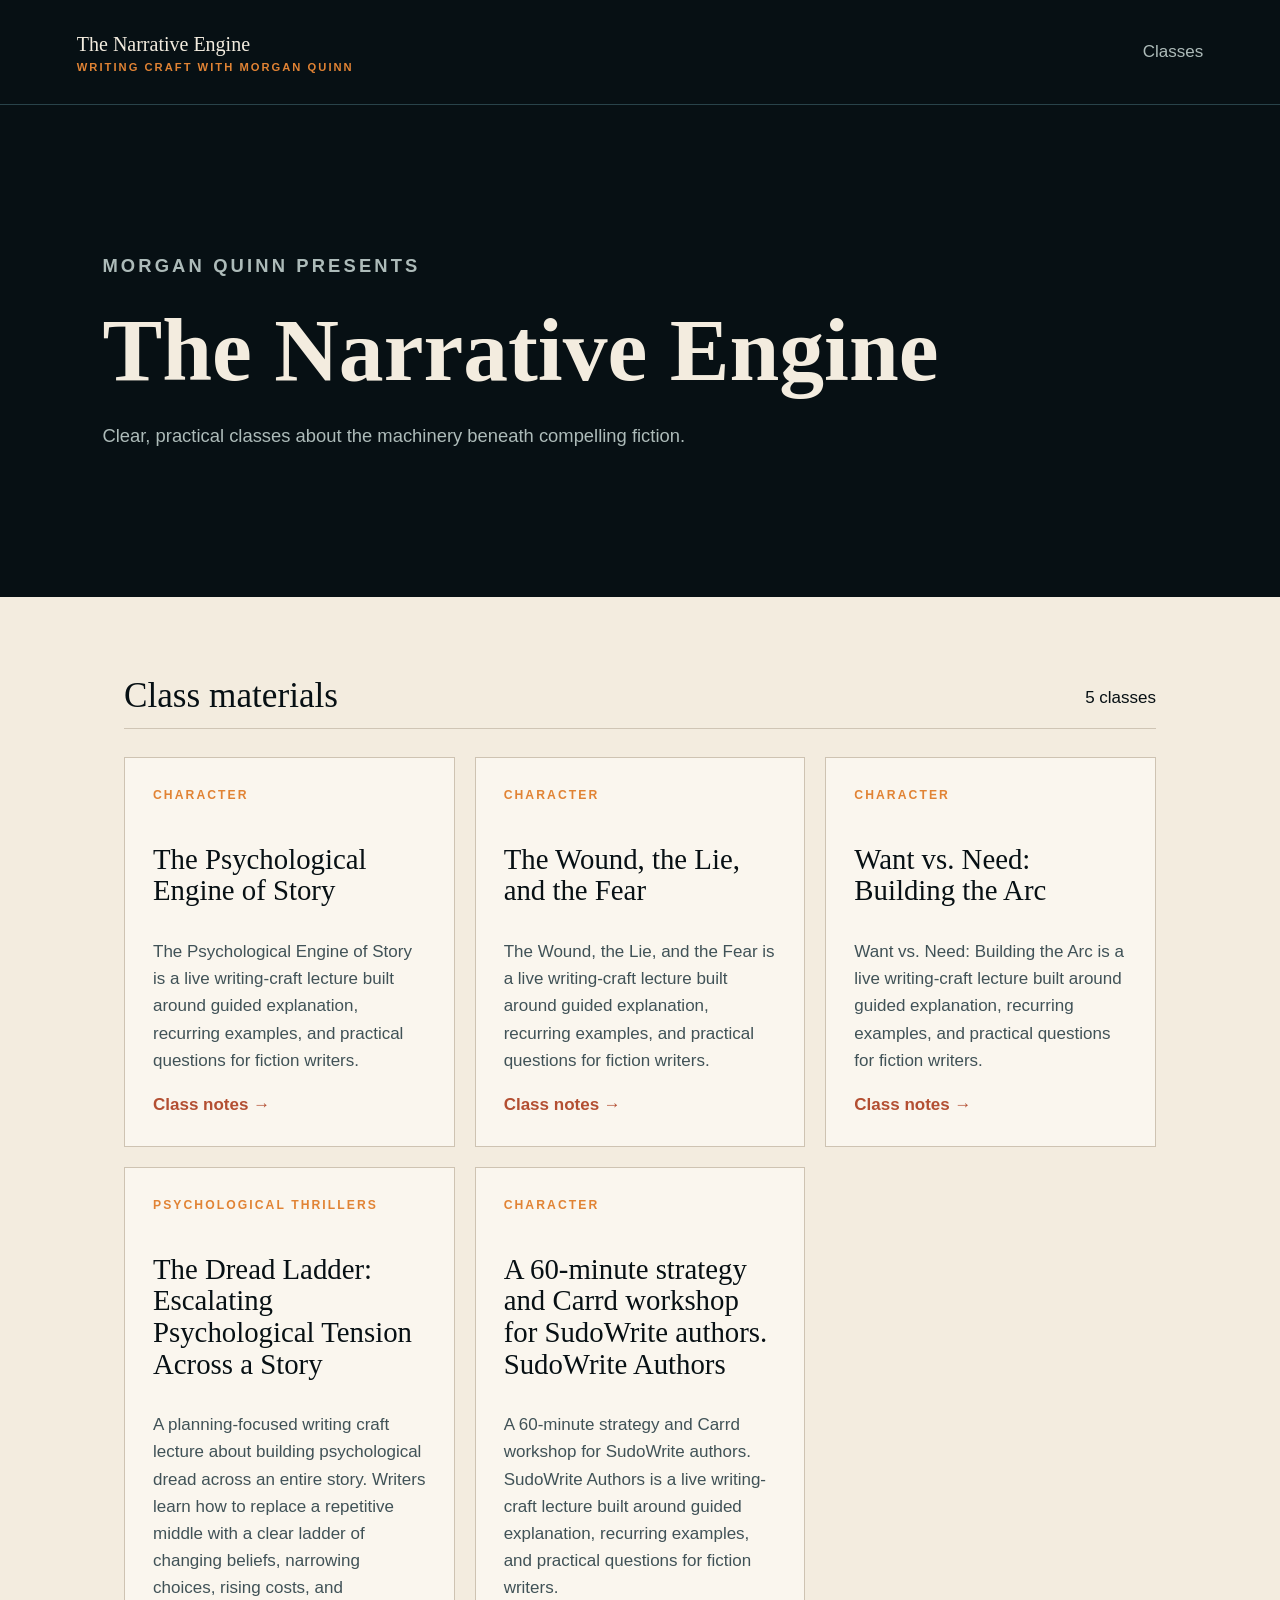
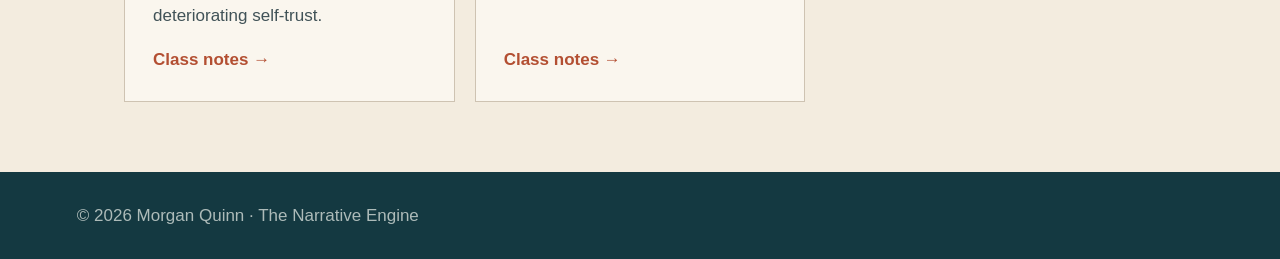
<file: index.html>
<!doctype html><html lang="en"><head><meta charset="utf-8"><meta name="viewport" content="width=device-width,initial-scale=1"><title>Writing craft classes | The Narrative Engine</title><meta name="description" content="Writing craft classes and student materials from Morgan Quinn."><link rel="stylesheet" href="assets/styles.css"></head><body><header class="masthead"><a class="wordmark" href="index.html">The Narrative Engine<span>Writing craft with Morgan Quinn</span></a><nav><a href="index.html#classes">Classes</a></nav></header><main><section class="hero"><div class="hero-inner"><p class="eyebrow">Morgan Quinn presents</p><h1>The Narrative Engine</h1><p>Clear, practical classes about the machinery beneath compelling fiction.</p></div></section><section class="page" id="classes"><div class="section-heading"><h2>Class materials</h2><p>5 classes</p></div><div class="catalog"><a class="card" href="courses/psychological-engine/"><span class="eyebrow">Character</span><h2>The Psychological Engine of Story</h2><p>The Psychological Engine of Story is a live writing-craft lecture built around guided explanation, recurring examples, and practical questions for fiction writers.</p><footer>Class notes →</footer></a><a class="card" href="courses/wound-lie-fear/"><span class="eyebrow">Character</span><h2>The Wound, the Lie, and the Fear</h2><p>The Wound, the Lie, and the Fear is a live writing-craft lecture built around guided explanation, recurring examples, and practical questions for fiction writers.</p><footer>Class notes →</footer></a><a class="card" href="courses/want-vs-need/"><span class="eyebrow">Character</span><h2>Want vs. Need: Building the Arc</h2><p>Want vs. Need: Building the Arc is a live writing-craft lecture built around guided explanation, recurring examples, and practical questions for fiction writers.</p><footer>Class notes →</footer></a><a class="card" href="courses/the-dread-ladder/"><span class="eyebrow">Psychological thrillers</span><h2>The Dread Ladder: Escalating Psychological Tension Across a Story</h2><p>A planning-focused writing craft lecture about building psychological dread across an entire story. Writers learn how to replace a repetitive middle with a clear ladder of changing beliefs, narrowing choices, rising costs, and deteriorating self-trust.</p><footer>Class notes →</footer></a><a class="card" href="courses/a-60-minute-strategy-and-carrd-workshop-for-sudowrite-authors-sudowrite-authors/"><span class="eyebrow">Character</span><h2>A 60-minute strategy and Carrd workshop for SudoWrite authors. SudoWrite Authors</h2><p>A 60-minute strategy and Carrd workshop for SudoWrite authors. SudoWrite Authors is a live writing-craft lecture built around guided explanation, recurring examples, and practical questions for fiction writers.</p><footer>Class notes →</footer></a></div></section></main><footer class="site-footer">© 2026 Morgan Quinn · The Narrative Engine</footer></body></html>
</file>
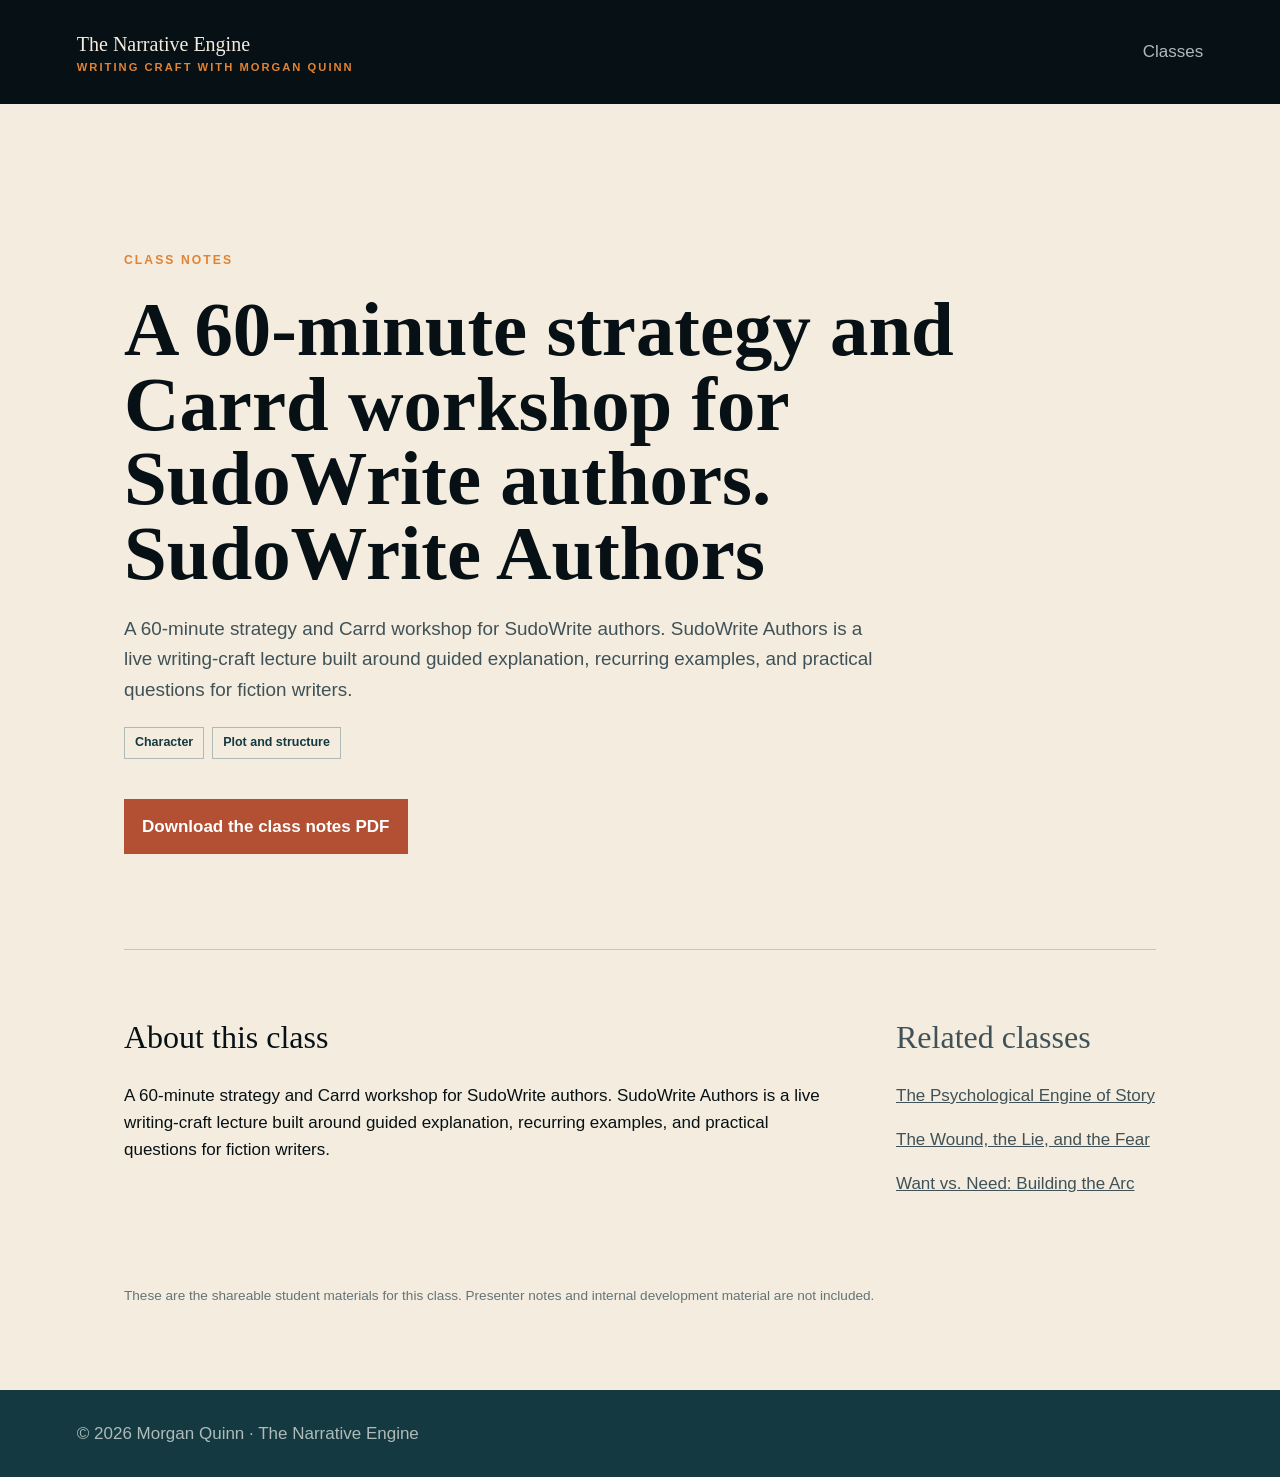
<file: courses/a-60-minute-strategy-and-carrd-workshop-for-sudowrite-authors-sudowrite-authors/index.html>
<!doctype html><html lang="en"><head><meta charset="utf-8"><meta name="viewport" content="width=device-width,initial-scale=1"><title>A 60-minute strategy and Carrd workshop for SudoWrite authors. SudoWrite Authors | The Narrative Engine</title><meta name="description" content="Writing craft classes and student materials from Morgan Quinn."><link rel="stylesheet" href="../../assets/styles.css"></head><body><header class="masthead"><a class="wordmark" href="../../index.html">The Narrative Engine<span>Writing craft with Morgan Quinn</span></a><nav><a href="../../index.html#classes">Classes</a></nav></header><main class="page"><header class="course-header"><p class="eyebrow">Class notes</p><h1>A 60-minute strategy and Carrd workshop for SudoWrite authors. SudoWrite Authors</h1><p class="description">A 60-minute strategy and Carrd workshop for SudoWrite authors. SudoWrite Authors is a live writing-craft lecture built around guided explanation, recurring examples, and practical questions for fiction writers.</p><div class="subjects"><span>Character</span><span>Plot and structure</span></div><a class="download" href="../../downloads/a-60-minute-strategy-and-carrd-workshop-for-sudowrite-authors-sudowrite-authors-student-notes.pdf" download>Download the class notes PDF</a></header><section class="course-body"><div><h2>About this class</h2><p>A 60-minute strategy and Carrd workshop for SudoWrite authors. SudoWrite Authors is a live writing-craft lecture built around guided explanation, recurring examples, and practical questions for fiction writers.</p></div><aside><h2>Related classes</h2><p><a href="../psychological-engine/">The Psychological Engine of Story</a></p><p><a href="../wound-lie-fear/">The Wound, the Lie, and the Fear</a></p><p><a href="../want-vs-need/">Want vs. Need: Building the Arc</a></p></aside></section><p class="privacy">These are the shareable student materials for this class. Presenter notes and internal development material are not included.</p></main><footer class="site-footer">© 2026 Morgan Quinn · The Narrative Engine</footer></body></html>
</file>
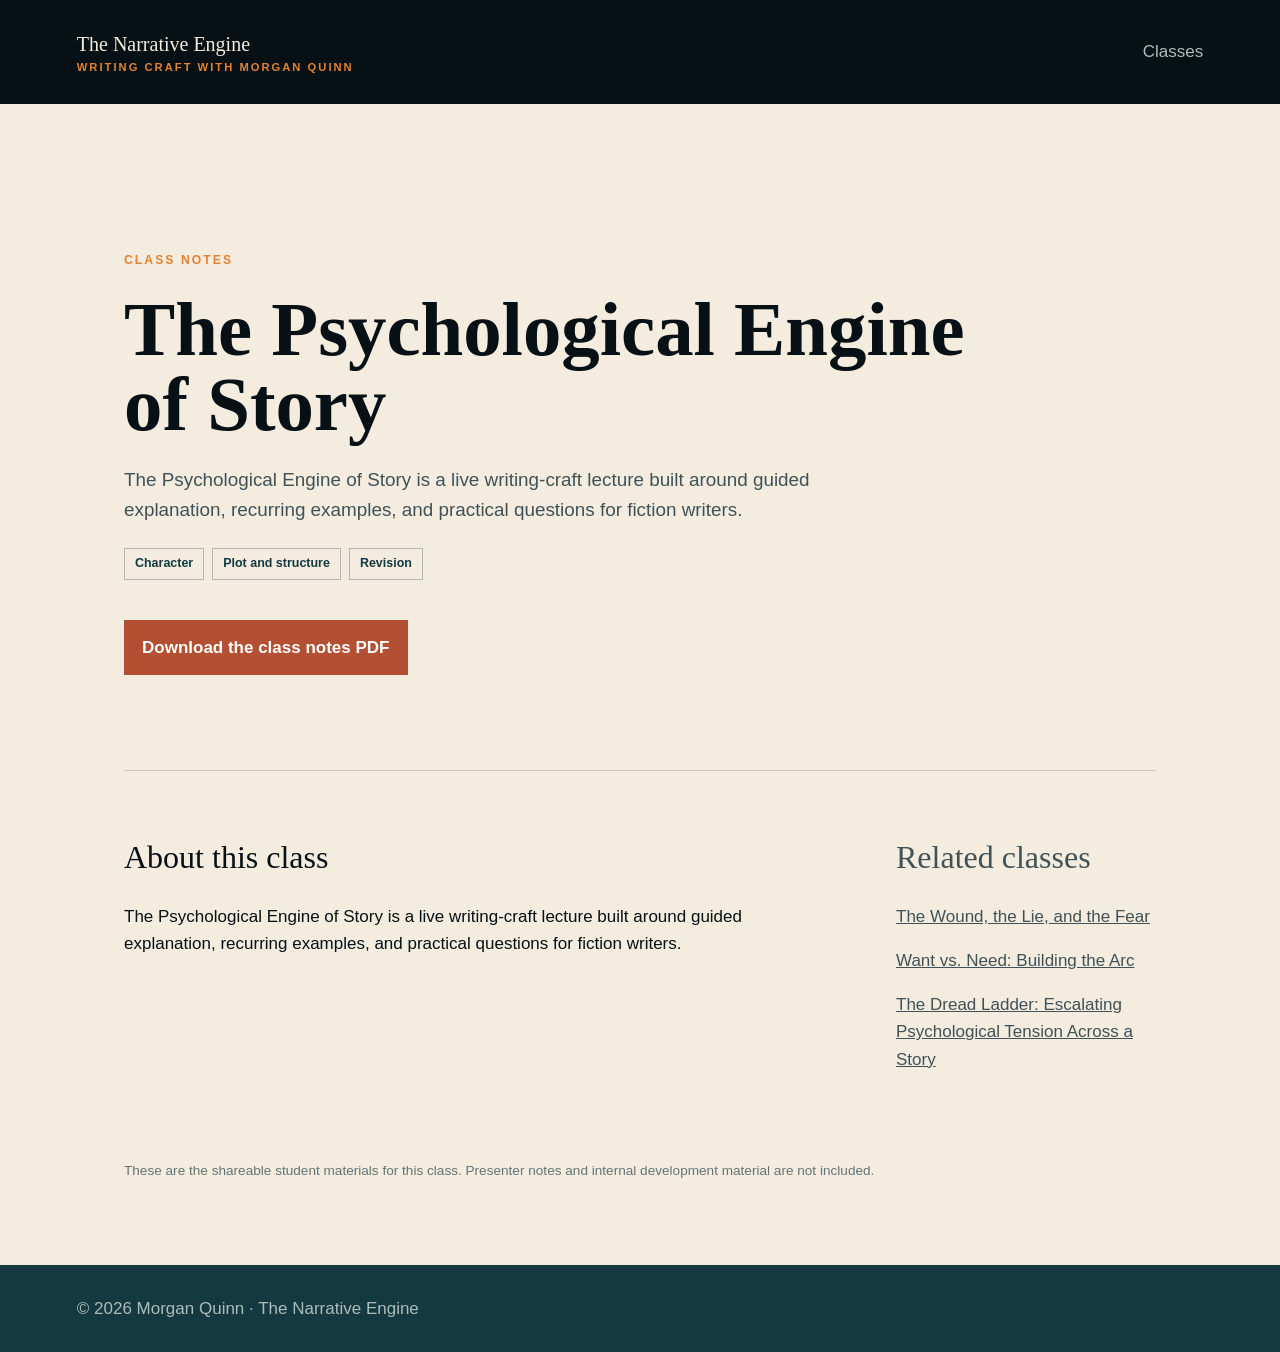
<file: courses/psychological-engine/index.html>
<!doctype html><html lang="en"><head><meta charset="utf-8"><meta name="viewport" content="width=device-width,initial-scale=1"><title>The Psychological Engine of Story | The Narrative Engine</title><meta name="description" content="Writing craft classes and student materials from Morgan Quinn."><link rel="stylesheet" href="../../assets/styles.css"></head><body><header class="masthead"><a class="wordmark" href="../../index.html">The Narrative Engine<span>Writing craft with Morgan Quinn</span></a><nav><a href="../../index.html#classes">Classes</a></nav></header><main class="page"><header class="course-header"><p class="eyebrow">Class notes</p><h1>The Psychological Engine of Story</h1><p class="description">The Psychological Engine of Story is a live writing-craft lecture built around guided explanation, recurring examples, and practical questions for fiction writers.</p><div class="subjects"><span>Character</span><span>Plot and structure</span><span>Revision</span></div><a class="download" href="../../downloads/psychological-engine-student-notes.pdf" download>Download the class notes PDF</a></header><section class="course-body"><div><h2>About this class</h2><p>The Psychological Engine of Story is a live writing-craft lecture built around guided explanation, recurring examples, and practical questions for fiction writers.</p></div><aside><h2>Related classes</h2><p><a href="../wound-lie-fear/">The Wound, the Lie, and the Fear</a></p><p><a href="../want-vs-need/">Want vs. Need: Building the Arc</a></p><p><a href="../the-dread-ladder/">The Dread Ladder: Escalating Psychological Tension Across a Story</a></p></aside></section><p class="privacy">These are the shareable student materials for this class. Presenter notes and internal development material are not included.</p></main><footer class="site-footer">© 2026 Morgan Quinn · The Narrative Engine</footer></body></html>
</file>
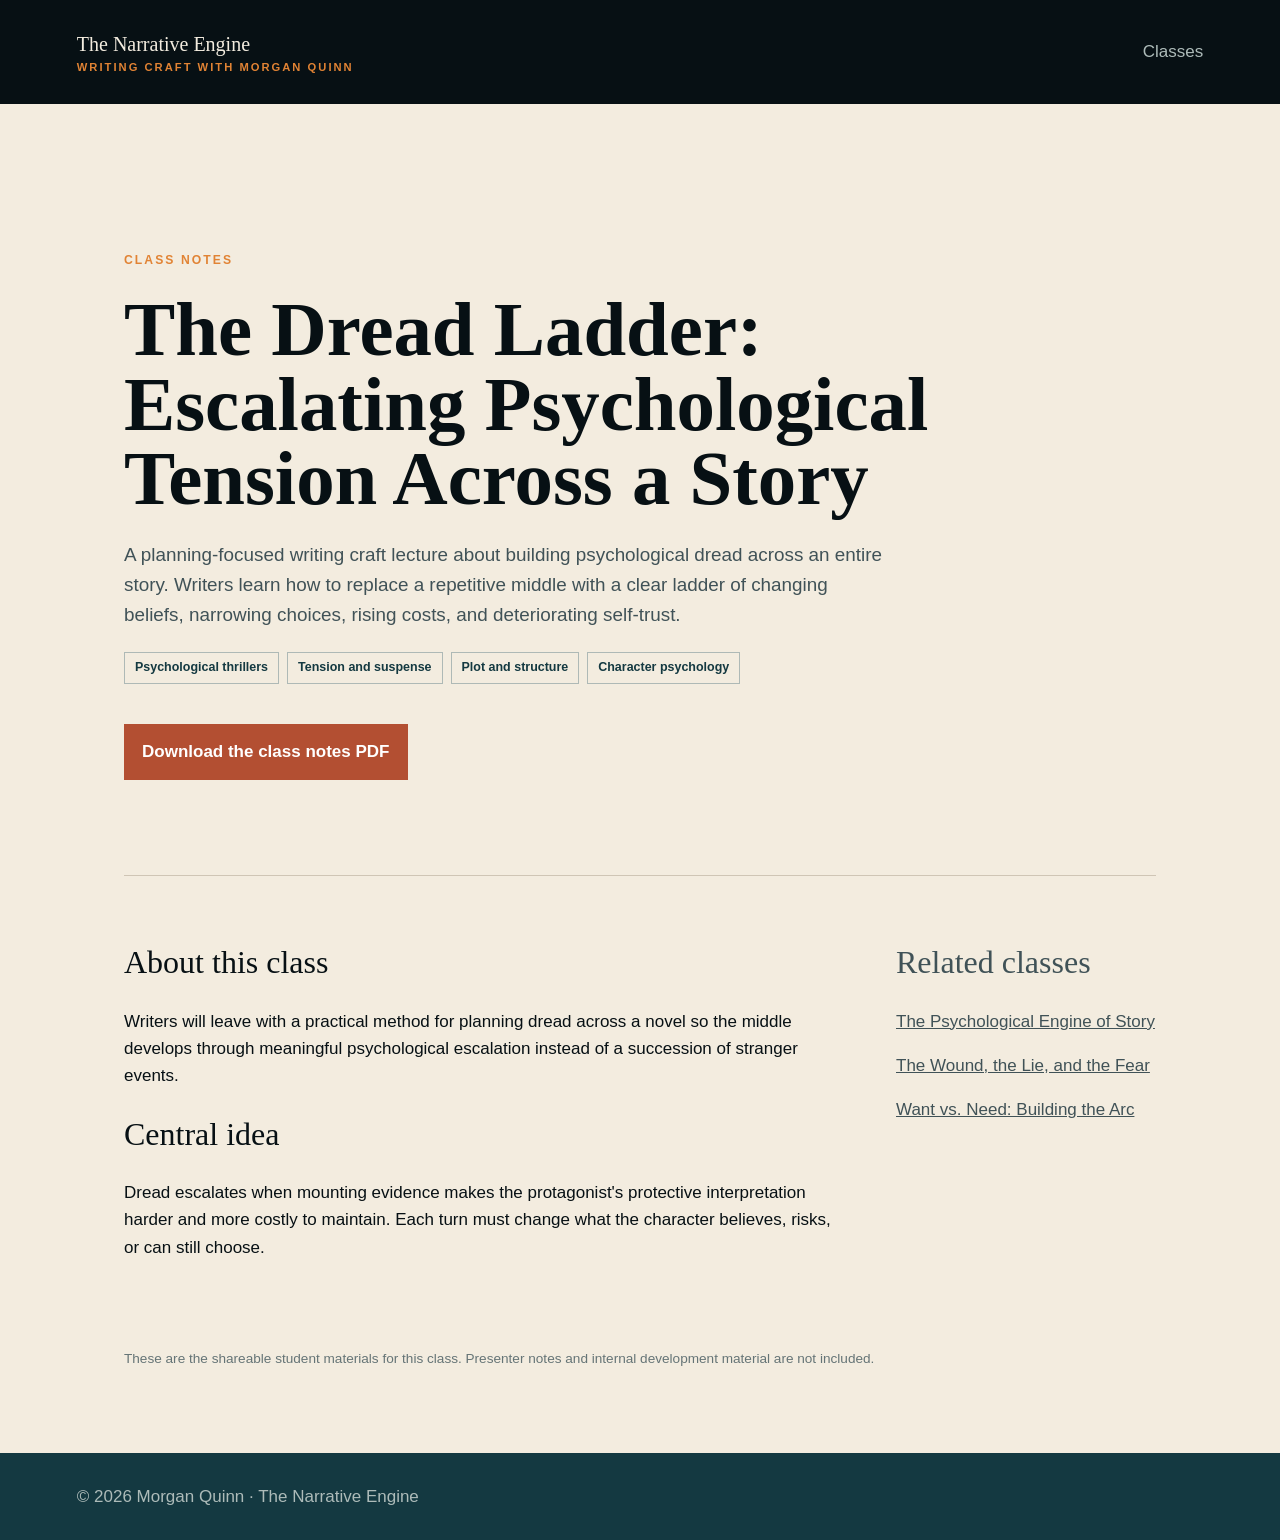
<file: courses/the-dread-ladder/index.html>
<!doctype html><html lang="en"><head><meta charset="utf-8"><meta name="viewport" content="width=device-width,initial-scale=1"><title>The Dread Ladder: Escalating Psychological Tension Across a Story | The Narrative Engine</title><meta name="description" content="Writing craft classes and student materials from Morgan Quinn."><link rel="stylesheet" href="../../assets/styles.css"></head><body><header class="masthead"><a class="wordmark" href="../../index.html">The Narrative Engine<span>Writing craft with Morgan Quinn</span></a><nav><a href="../../index.html#classes">Classes</a></nav></header><main class="page"><header class="course-header"><p class="eyebrow">Class notes</p><h1>The Dread Ladder: Escalating Psychological Tension Across a Story</h1><p class="description">A planning-focused writing craft lecture about building psychological dread across an entire story. Writers learn how to replace a repetitive middle with a clear ladder of changing beliefs, narrowing choices, rising costs, and deteriorating self-trust.</p><div class="subjects"><span>Psychological thrillers</span><span>Tension and suspense</span><span>Plot and structure</span><span>Character psychology</span></div><a class="download" href="../../downloads/the-dread-ladder-student-notes.pdf" download>Download the class notes PDF</a></header><section class="course-body"><div><h2>About this class</h2><p>Writers will leave with a practical method for planning dread across a novel so the middle develops through meaningful psychological escalation instead of a succession of stranger events.</p><h2>Central idea</h2><p>Dread escalates when mounting evidence makes the protagonist&#39;s protective interpretation harder and more costly to maintain. Each turn must change what the character believes, risks, or can still choose.</p></div><aside><h2>Related classes</h2><p><a href="../psychological-engine/">The Psychological Engine of Story</a></p><p><a href="../wound-lie-fear/">The Wound, the Lie, and the Fear</a></p><p><a href="../want-vs-need/">Want vs. Need: Building the Arc</a></p></aside></section><p class="privacy">These are the shareable student materials for this class. Presenter notes and internal development material are not included.</p></main><footer class="site-footer">© 2026 Morgan Quinn · The Narrative Engine</footer></body></html>
</file>
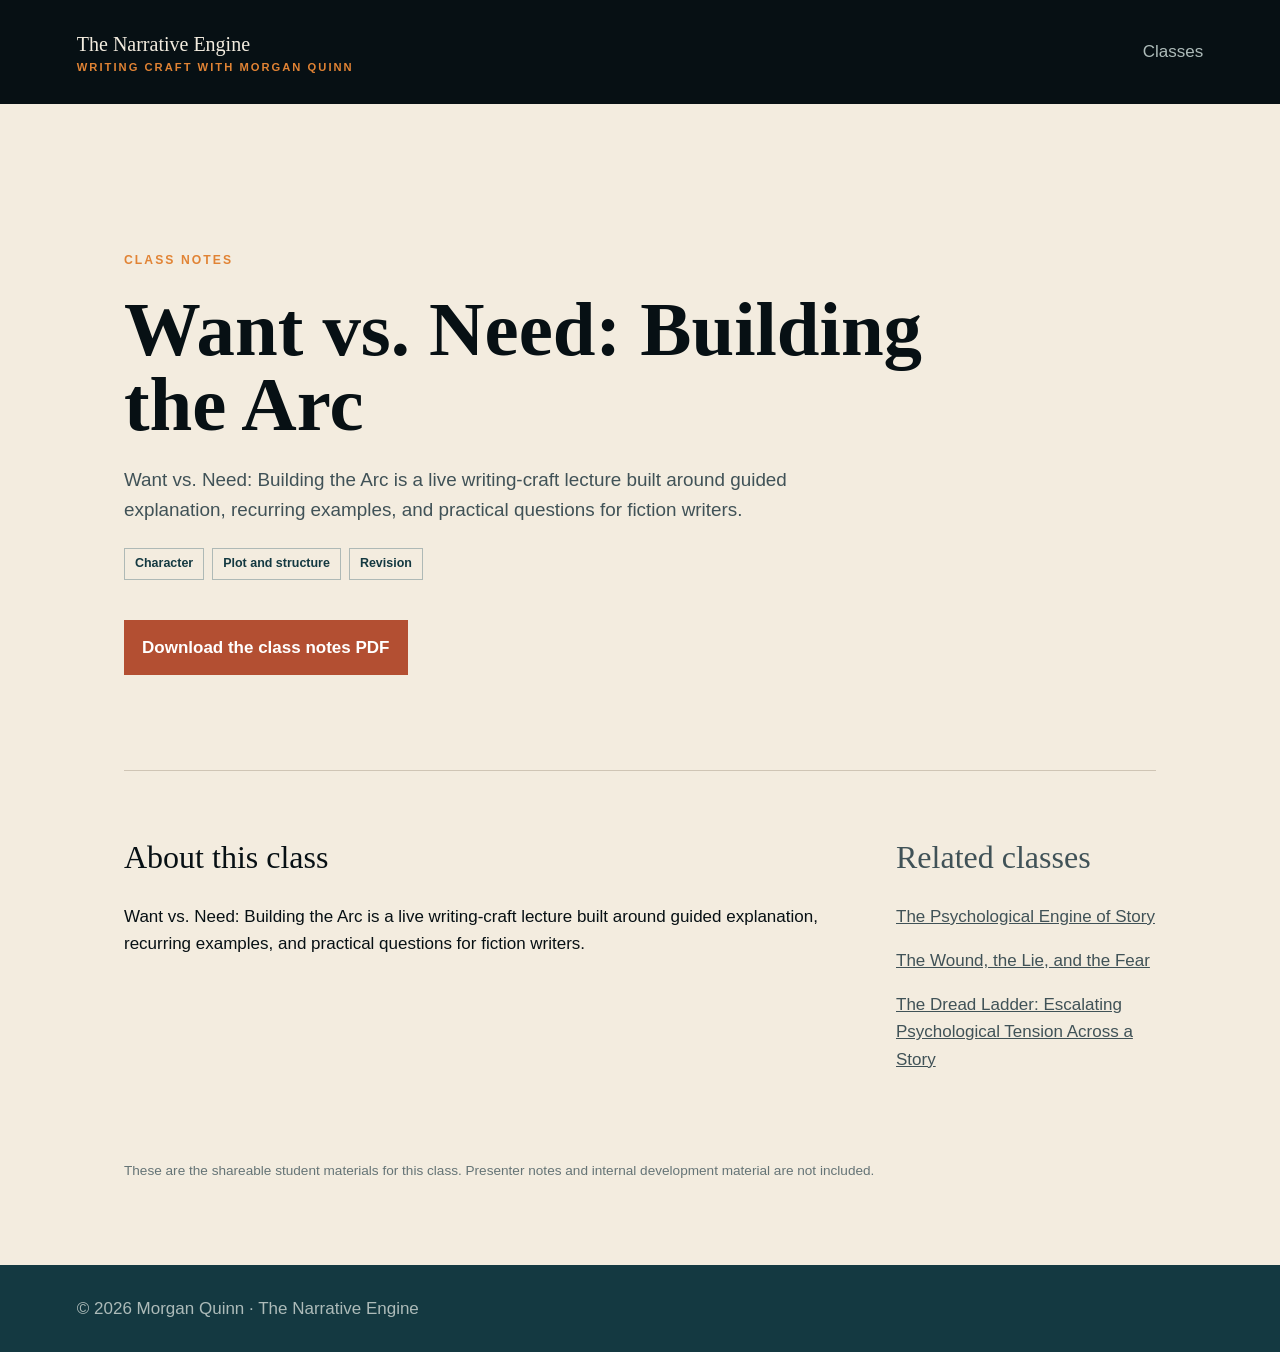
<file: courses/want-vs-need/index.html>
<!doctype html><html lang="en"><head><meta charset="utf-8"><meta name="viewport" content="width=device-width,initial-scale=1"><title>Want vs. Need: Building the Arc | The Narrative Engine</title><meta name="description" content="Writing craft classes and student materials from Morgan Quinn."><link rel="stylesheet" href="../../assets/styles.css"></head><body><header class="masthead"><a class="wordmark" href="../../index.html">The Narrative Engine<span>Writing craft with Morgan Quinn</span></a><nav><a href="../../index.html#classes">Classes</a></nav></header><main class="page"><header class="course-header"><p class="eyebrow">Class notes</p><h1>Want vs. Need: Building the Arc</h1><p class="description">Want vs. Need: Building the Arc is a live writing-craft lecture built around guided explanation, recurring examples, and practical questions for fiction writers.</p><div class="subjects"><span>Character</span><span>Plot and structure</span><span>Revision</span></div><a class="download" href="../../downloads/want-vs-need-student-notes.pdf" download>Download the class notes PDF</a></header><section class="course-body"><div><h2>About this class</h2><p>Want vs. Need: Building the Arc is a live writing-craft lecture built around guided explanation, recurring examples, and practical questions for fiction writers.</p></div><aside><h2>Related classes</h2><p><a href="../psychological-engine/">The Psychological Engine of Story</a></p><p><a href="../wound-lie-fear/">The Wound, the Lie, and the Fear</a></p><p><a href="../the-dread-ladder/">The Dread Ladder: Escalating Psychological Tension Across a Story</a></p></aside></section><p class="privacy">These are the shareable student materials for this class. Presenter notes and internal development material are not included.</p></main><footer class="site-footer">© 2026 Morgan Quinn · The Narrative Engine</footer></body></html>
</file>
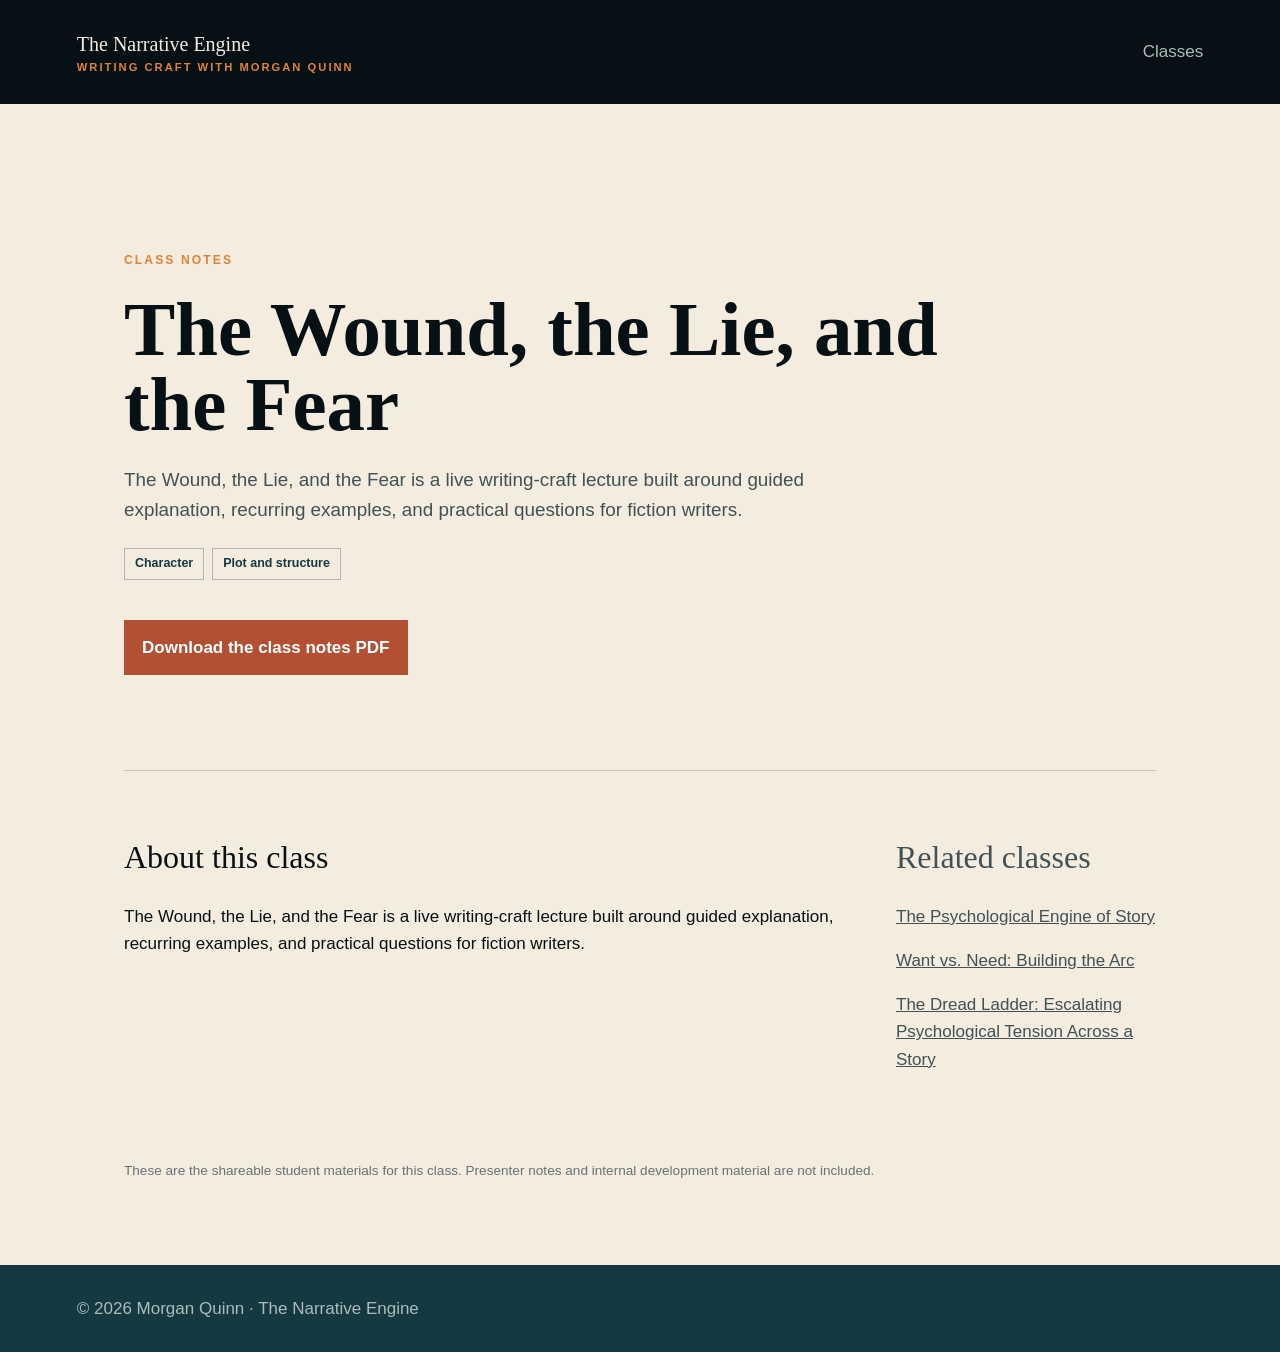
<file: courses/wound-lie-fear/index.html>
<!doctype html><html lang="en"><head><meta charset="utf-8"><meta name="viewport" content="width=device-width,initial-scale=1"><title>The Wound, the Lie, and the Fear | The Narrative Engine</title><meta name="description" content="Writing craft classes and student materials from Morgan Quinn."><link rel="stylesheet" href="../../assets/styles.css"></head><body><header class="masthead"><a class="wordmark" href="../../index.html">The Narrative Engine<span>Writing craft with Morgan Quinn</span></a><nav><a href="../../index.html#classes">Classes</a></nav></header><main class="page"><header class="course-header"><p class="eyebrow">Class notes</p><h1>The Wound, the Lie, and the Fear</h1><p class="description">The Wound, the Lie, and the Fear is a live writing-craft lecture built around guided explanation, recurring examples, and practical questions for fiction writers.</p><div class="subjects"><span>Character</span><span>Plot and structure</span></div><a class="download" href="../../downloads/wound-lie-fear-student-notes.pdf" download>Download the class notes PDF</a></header><section class="course-body"><div><h2>About this class</h2><p>The Wound, the Lie, and the Fear is a live writing-craft lecture built around guided explanation, recurring examples, and practical questions for fiction writers.</p></div><aside><h2>Related classes</h2><p><a href="../psychological-engine/">The Psychological Engine of Story</a></p><p><a href="../want-vs-need/">Want vs. Need: Building the Arc</a></p><p><a href="../the-dread-ladder/">The Dread Ladder: Escalating Psychological Tension Across a Story</a></p></aside></section><p class="privacy">These are the shareable student materials for this class. Presenter notes and internal development material are not included.</p></main><footer class="site-footer">© 2026 Morgan Quinn · The Narrative Engine</footer></body></html>
</file>
<file: assets/styles.css>
:root{--ink:#071014;--petrol:#143941;--bone:#f3ecdf;--fog:#adbbb9;--copper:#b34f32;--amber:#e18334}*{box-sizing:border-box}body{margin:0;background:var(--bone);color:var(--ink);font-family:Inter,Aptos,"Segoe UI",sans-serif;font-size:17px;line-height:1.6}a{color:inherit}.masthead{background:var(--ink);color:var(--bone);padding:28px clamp(24px,6vw,84px);display:flex;align-items:center;justify-content:space-between;gap:24px}.wordmark{font-family:Georgia,serif;font-size:1.25rem;text-decoration:none}.wordmark span{display:block;color:var(--amber);font:700 .7rem/1.4 Inter,sans-serif;letter-spacing:.18em;text-transform:uppercase}.masthead nav a{color:var(--fog);text-decoration:none}.hero{background:var(--ink);color:var(--bone);padding:clamp(64px,10vw,130px) clamp(24px,8vw,110px);border-top:1px solid #29434a}.hero-inner,.page{max-width:1080px;margin:auto}.eyebrow{color:var(--amber);font-size:.76rem;font-weight:800;letter-spacing:.17em;text-transform:uppercase}.hero h1,.course-header h1{font:600 clamp(2.9rem,7vw,6.2rem)/.97 Georgia,serif;max-width:900px;margin:.3em 0}.hero p{max-width:680px;color:var(--fog);font-size:1.15rem}.page{padding:70px 24px}.section-heading{display:flex;justify-content:space-between;align-items:end;gap:20px;border-bottom:1px solid #cfc5b5;margin-bottom:28px}.section-heading h2{font:500 2.2rem Georgia,serif;margin:0 0 12px}.catalog{display:grid;grid-template-columns:repeat(auto-fit,minmax(280px,1fr));gap:20px}.card{display:flex;flex-direction:column;min-height:310px;padding:28px;border:1px solid #cec3b2;background:#faf6ee;text-decoration:none}.card:hover{border-color:var(--copper);transform:translateY(-2px)}.card h2{font:500 1.8rem/1.1 Georgia,serif;margin:38px 0 14px}.card p{color:#405257}.card footer{margin-top:auto;color:var(--copper);font-weight:800}.course-header{max-width:880px;padding:65px 0 40px}.course-header h1{font-size:clamp(2.7rem,6vw,5rem)}.course-header .description{font-size:1.18rem;color:#405257;max-width:760px}.subjects{display:flex;flex-wrap:wrap;gap:8px;margin:22px 0}.subjects span{border:1px solid #aeb9b6;color:var(--petrol);padding:5px 10px;font-size:.78rem;font-weight:700}.download{display:inline-block;background:var(--copper);color:white;padding:14px 18px;text-decoration:none;font-weight:800;margin:18px 0 55px}.download:hover{background:#873a28}.course-body{display:grid;grid-template-columns:minmax(0,1fr) 260px;gap:60px;border-top:1px solid #cfc5b5;padding-top:42px}.course-body h2{font:500 2rem Georgia,serif}.course-body aside{color:#405257}.privacy{font-size:.85rem;color:#657476;margin-top:70px}footer.site-footer{background:var(--petrol);color:var(--fog);padding:30px clamp(24px,6vw,84px)}@media(max-width:700px){.masthead{align-items:flex-start}.course-body{grid-template-columns:1fr}.hero h1{font-size:3.1rem}.page{padding-top:44px}}
</file>
